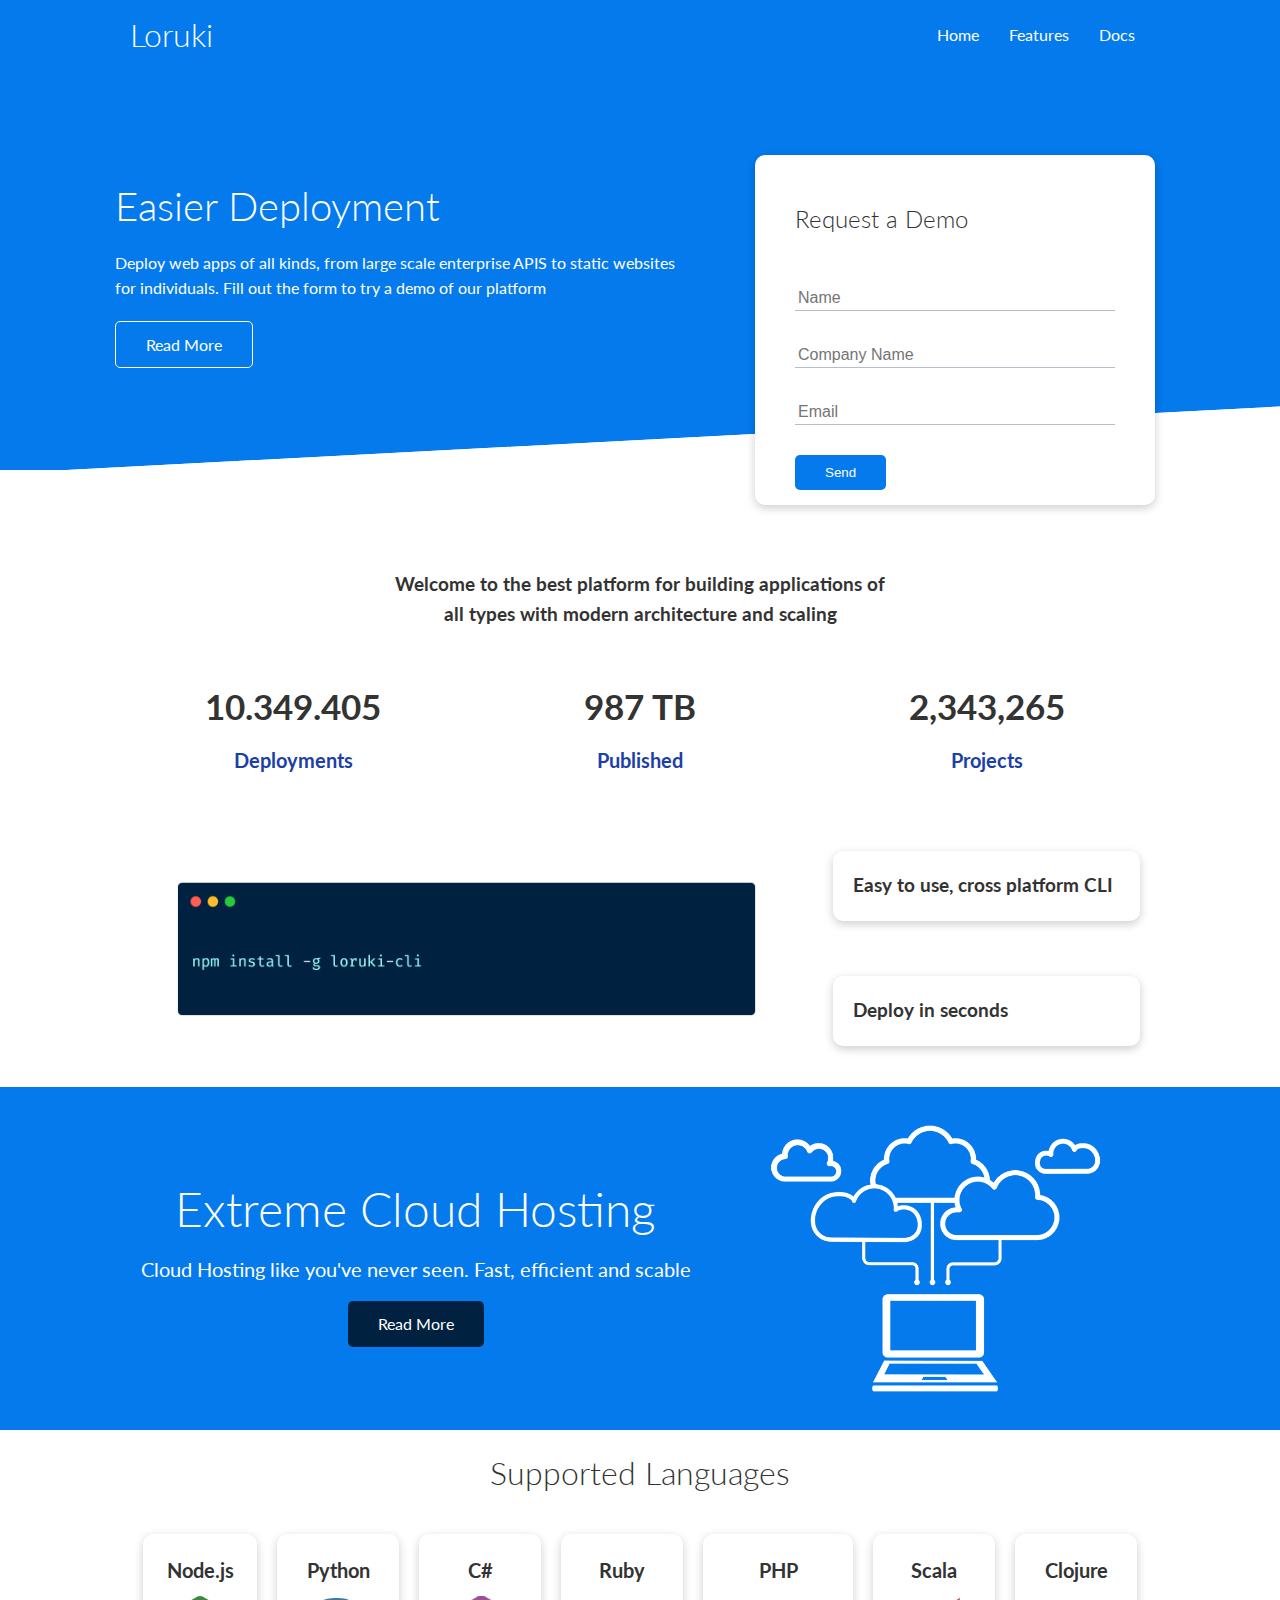
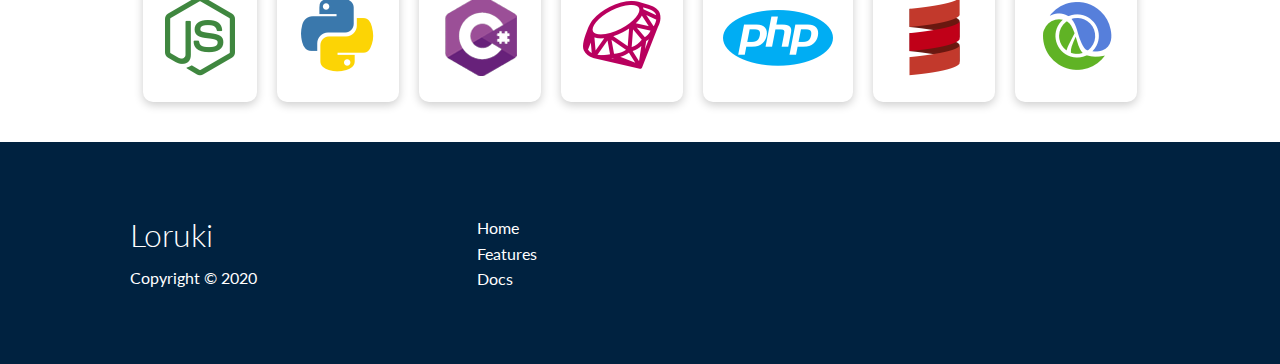
<file: index.html>
<!DOCTYPE html>
<html lang="en">
<head>
    <meta charset="UTF-8">
    <meta name="viewport" content="width=device-width, initial-scale=1.0">
    <link rel="stylesheet" href="https://cdnjs.cloudflare.com/ajax/libs/font-awesome/5.15.1/css/all.min.css"
        integrity="sha512-+4zCK9k+qNFUR5X+cKL9EIR+ZOhtIloNl9GIKS57V1MyNsYpYcUrUeQc9vNfzsWfV28IaLL3i96P9sdNyeRssA=="
        crossorigin="anonymous" />
    <link rel="stylesheet" href="css/utilities.css">
    <link rel="stylesheet" href="css/style.css">
    <title>Loruki | Cloud Hosting For Everyone</title>
</head>
<body>
    <!--NavBar-->
    <div class="navbar">
        <div class="container flex">
            <h1 class="logo">Loruki</h1>
            <nav>
                <ul>
                    <li><a href="index.html">Home</a></li>
                    <li><a href="features.html">Features</a></li>
                    <li><a href="docs.html">Docs</a></li>
                </ul>
            </nav>
        </div>
    </div>

    <!--Showcase-->
    <section class="showcase">
        <div class="container grid">
            <div class="showcase-text">
                <h1>Easier Deployment</h1>
                <p>Deploy web apps of all kinds, from large scale enterprise APIS to static websites for individuals. Fill out the form to try a demo of our platform</p>
                <a href="features.html" class="btn btn-outline">Read More</a>
            </div>

            <div class="showcase-form card">
                <h2>Request a Demo</h2>
                <form name="contact" method="POST" netlify-honeypot="bot-field" data-netlify="true">
                    <input type="hidden" name="form-name" value="contact">
                    <p class="hidden">
                        <label>Don’t fill this out if you're human: <input name="bot-field" /></label>
                    </p>
                    <div class="form-control">
                        <input type="text" name="name" placeholder="Name" required>
                    </div>
                    <div class="form-control">
                        <input type="text" name="company" placeholder="Company Name" required>
                    </div>
                    <div class="form-control">
                        <input type="text" name="email" placeholder="Email" required>
                    </div>
                        <input type="submit" value="Send" class="btn btn-primary">
                    </div> 
                </form>
            </div>
        </div>
    </section>

    <!--Stats-->
    <section class="stats">
        <div class="container">
            <h3 class="stats-heading text-center my-1">
                Welcome to the best platform for building applications of all types with modern architecture and scaling
            </h3>

            <div class="grid grid-3 text-center my-4">
                <div>
                    <i class="fas fa-server fa-3x"></i>
                    <h3>10.349.405</h3>
                    <p class="text-secondary">Deployments</p>
                </div>
                <div><i class="fas fa-server fa-3x"></i>
                <h3>987 TB</h3>
                <p class="text-secondary">Published</p></div>
                <div><i class="fas fa-server fa-3x"></i>
                <h3>2,343,265</h3>
                <p class="text-secondary">Projects</p></div>
            </div>
        </div>
    </section>

    <!--CLI-->
    <section class="cli">
        <div class="container grid">
            <img src="images/cli.png" alt="">
            <div class="card">
                <h3>Easy to use, cross platform CLI</h3>
            </div>
            <div class="card">
              <h3>Deploy in seconds</h3>  
            </div>
        </div>
    </section>

    <!--Cloud-->
    <section class="cloud bg-primary my-2 py-2 ">
        <div class="container grid">
            <div class="text-center">
                <h2 class="lg">Extreme Cloud Hosting</h2>
                <p class="lead my-1">Cloud Hosting like you've never seen. Fast, efficient and scable</p>
                <a href="features.html" class="btn btn-dark">Read More</a>
            </div>
            <img src="images/cloud.png" alt="">
        </div>
    </section>

    <!--Languages-->
    <section class="languages">
        <h2 class="md text-center my-2">
            Supported Languages
        </h2>
        <div class="container flex">
            <div class="card">
                <h4>Node.js</h4>
                <img src="images/logos/node.png" alt="">
            </div>
            <div class="card">
                <h4>Python</h4>
                <img src="images/logos/python.png" alt="">
            </div>
            <div class="card">
                <h4>C#</h4>
                <img src="images/logos/csharp.png" alt="">
            </div>
            <div class="card">
                <h4>Ruby</h4>
                <img src="images/logos/ruby.png" alt="">
            </div>
            <div class="card">
                <h4>PHP</h4>
                <img src="images/logos/php.png" alt="">
            </div>
            <div class="card">
                <h4>Scala</h4>
                <img src="images/logos/scala.png" alt="">
            </div>
            <div class="card">
                <h4>Clojure</h4>
                <img src="images/logos/clojure.png" alt="">
            </div>

        </div>
        </div>
    </section>

    <!--Footer-->
    <footer class="footer bg-dark py-5">
        <div class="container grid grid-3">
            <div>
                <h1>Loruki
                </h1>
                <p>Copyright &copy; 2020</p>
            </div>
            <nav>
                <ul>
                    <li><a href="index.html">Home</a></li>
                    <li><a href="features.html">Features</a></li>
                    <li><a href="docs.html"></a>Docs</li>
                </ul>
            </nav>
            <div class="social">
                <a href="#"><i class="fab fa-github fa-2x"></i></a>
                <a href="#"><i class="fab fa-facebook fa-2x"></i></a>
                <a href="#"><i class="fab fa-instagram fa-2x"></i></a>
                <a href="#"><i class="fab fa-twitter fa-2x"></i></a>
            </div>     
        </div>
    </footer>
</body>
</html>
</file>
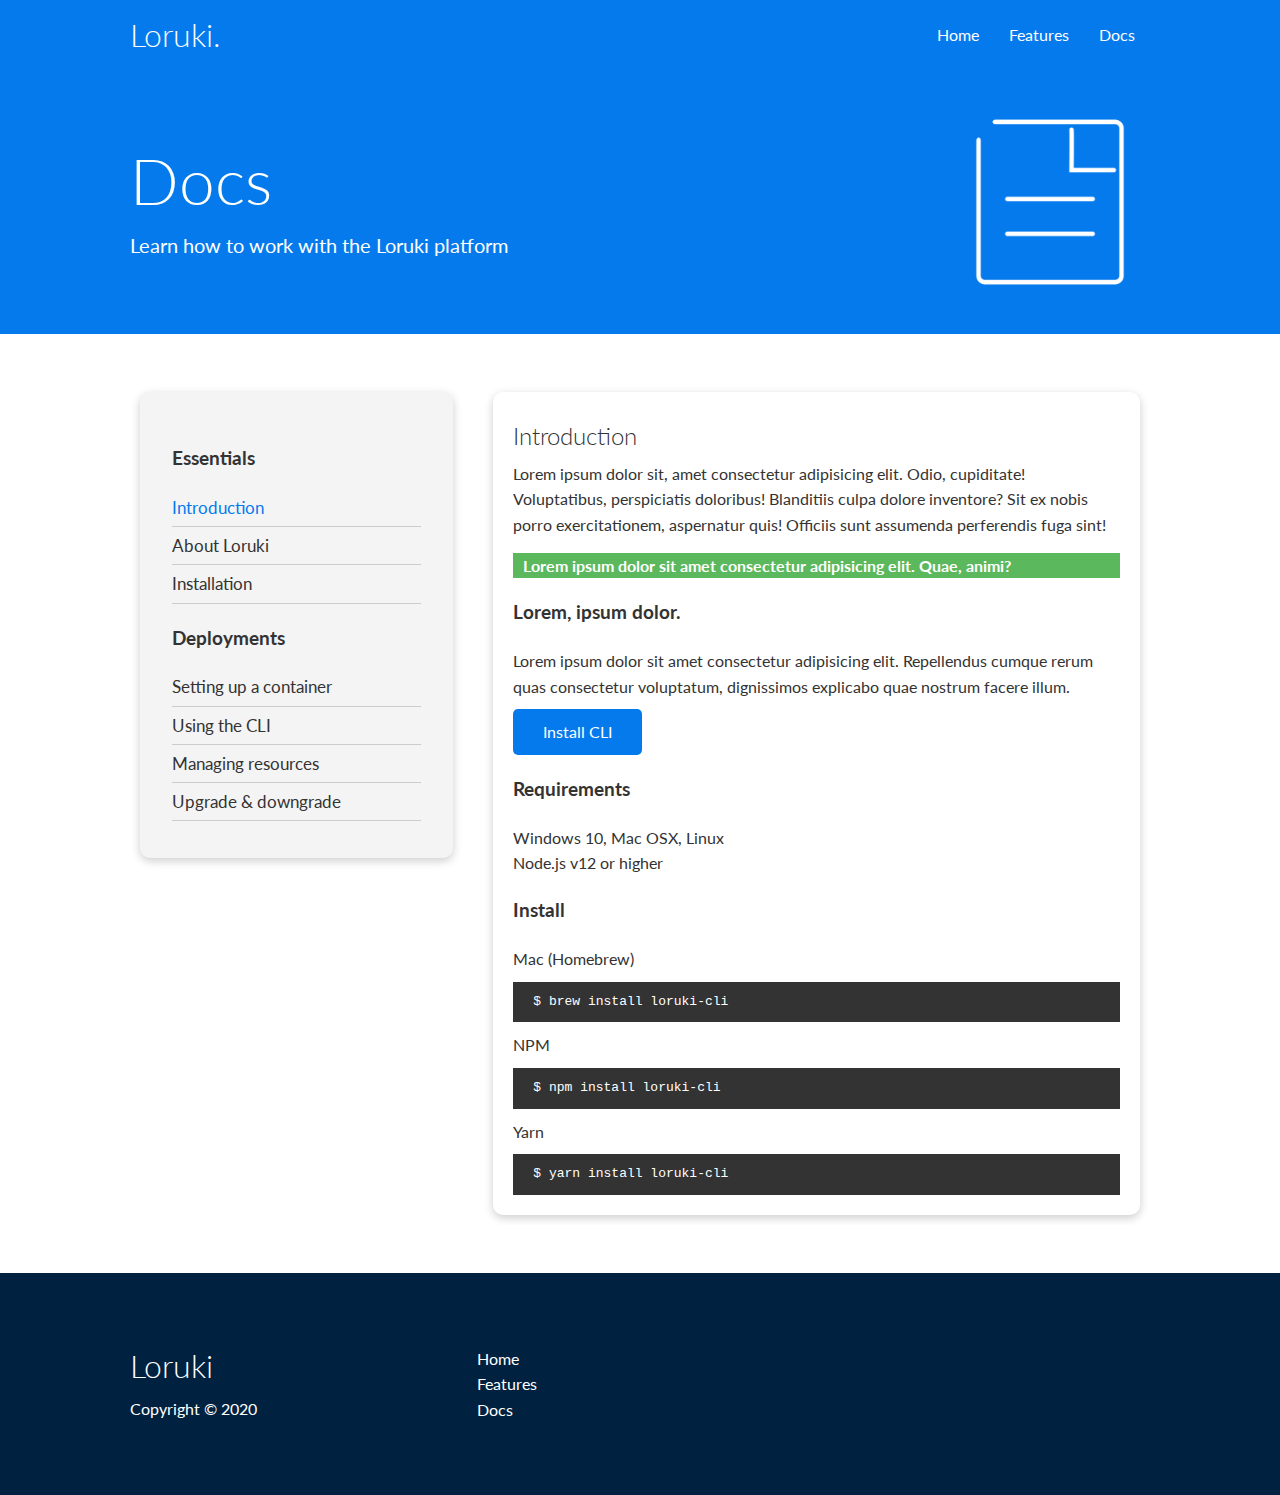
<file: docs.html>
<!DOCTYPE html>
<html lang="en">

<head>
    <meta charset="UTF-8">
    <meta name="viewport" content="width=device-width, initial-scale=1.0">
    <link rel="stylesheet" href="https://cdnjs.cloudflare.com/ajax/libs/font-awesome/5.15.1/css/all.min.css"
        integrity="sha512-+4zCK9k+qNFUR5X+cKL9EIR+ZOhtIloNl9GIKS57V1MyNsYpYcUrUeQc9vNfzsWfV28IaLL3i96P9sdNyeRssA=="
        crossorigin="anonymous" />
    <link rel="stylesheet" href="css/utilities.css">
    <link rel="stylesheet" href="css/style.css">
    <title>Loruki | Cloud Hosting For Everyone</title>
</head>

<body>
    <!-- Navbar -->
    <div class="navbar">
        <div class="container flex">
            <h1 class="logo">Loruki.</h1>
            <nav>
                <ul>
                    <li><a href="index.html">Home</a></li>
                    <li><a href="features.html">Features</a></li>
                    <li><a href="docs.html">Docs</a></li>
                </ul>
            </nav>
        </div>
    </div>

    <!-- Head -->
    <section class="docs-head bg-primary py-3">
        <div class="container grid">
            <div>
                <h1 class="xl">Docs</h1>
                <p class="lead">
                    Learn how to work with the Loruki platform
                </p>
            </div>
            <img src="images/docs.png" alt="">
        </div>
    </section>

    <!--Docs main-->
    <section class="docs-main my-4">
        <div class="container grid">
            <div class="card bg-light p-3">
                <h3 class="my-2">
                    Essentials
                </h3>
                <nav>
                    <ul>
                        <li><a href="#" class="text-primary">Introduction</a></li>
                        <li><a href="#">About Loruki</a></li>
                        <li><a href="#">Installation</a></li>
                    </ul>
                </nav>

                <h3 class="my-2">
                    Deployments
                </h3>
                <nav>
                    <ul>
                    <li><a href="#">Setting up a container</a></li>
                    <li><a href="#">Using the CLI</a></li>
                    <li><a href="#">Managing resources</a></li>
                    <li><a href="#">Upgrade & downgrade</a></li>
                    </ul>
                </nav>
            </div>

            <div class="card">
                <h2>Introduction</h2>
                <p>Lorem ipsum dolor sit, amet consectetur adipisicing elit. Odio, cupiditate! Voluptatibus, perspiciatis doloribus! Blanditiis culpa dolore inventore? Sit ex nobis porro exercitationem, aspernatur quis! Officiis sunt assumenda perferendis fuga sint!</p>

                <div class="alert alert-success">
                    <i class="fas fa-info"></i> Lorem ipsum dolor sit amet consectetur adipisicing elit. Quae, animi?
                </div>
                
                <h3>Lorem, ipsum dolor.</h3>
                <p>Lorem ipsum dolor sit amet consectetur adipisicing elit. Repellendus cumque rerum quas consectetur voluptatum, dignissimos explicabo quae nostrum facere illum.</p>
                <a href="#" class="btn btn-primary">Install CLI</a>

                <h3>Requirements</h3>
                <ul>
                    <li>Windows 10, Mac OSX, Linux</li>
                    <li>Node.js v12 or higher</li>
                </ul>

                <h3>Install</h3>
                <p>Mac (Homebrew)</p>
                <pre><code>$ brew install loruki-cli</code></pre>
                <p>NPM</p>
                <pre><code>$ npm install loruki-cli</code></pre>
                <p>Yarn</p>
                <pre><code>$ yarn install loruki-cli</code></pre>

            </div>

        </div>
    </section>



    <!-- Footer -->
    <footer class="footer bg-dark py-5">
        <div class="container grid grid-3">
            <div>
                <h1>Loruki
                </h1>
                <p>Copyright &copy; 2020</p>
            </div>
            <nav>
                <ul>
                    <li><a href="index.html">Home</a></li>
                    <li><a href="features.html">Features</a></li>
                    <li><a href="docs.html">Docs</a></li>
                </ul>
            </nav>
            <div class="social">
                <a href="#"><i class="fab fa-github fa-2x"></i></a>
                <a href="#"><i class="fab fa-facebook fa-2x"></i></a>
                <a href="#"><i class="fab fa-instagram fa-2x"></i></a>
                <a href="#"><i class="fab fa-twitter fa-2x"></i></a>
            </div>
        </div>
    </footer>
    </body>
    
    </html>
</file>
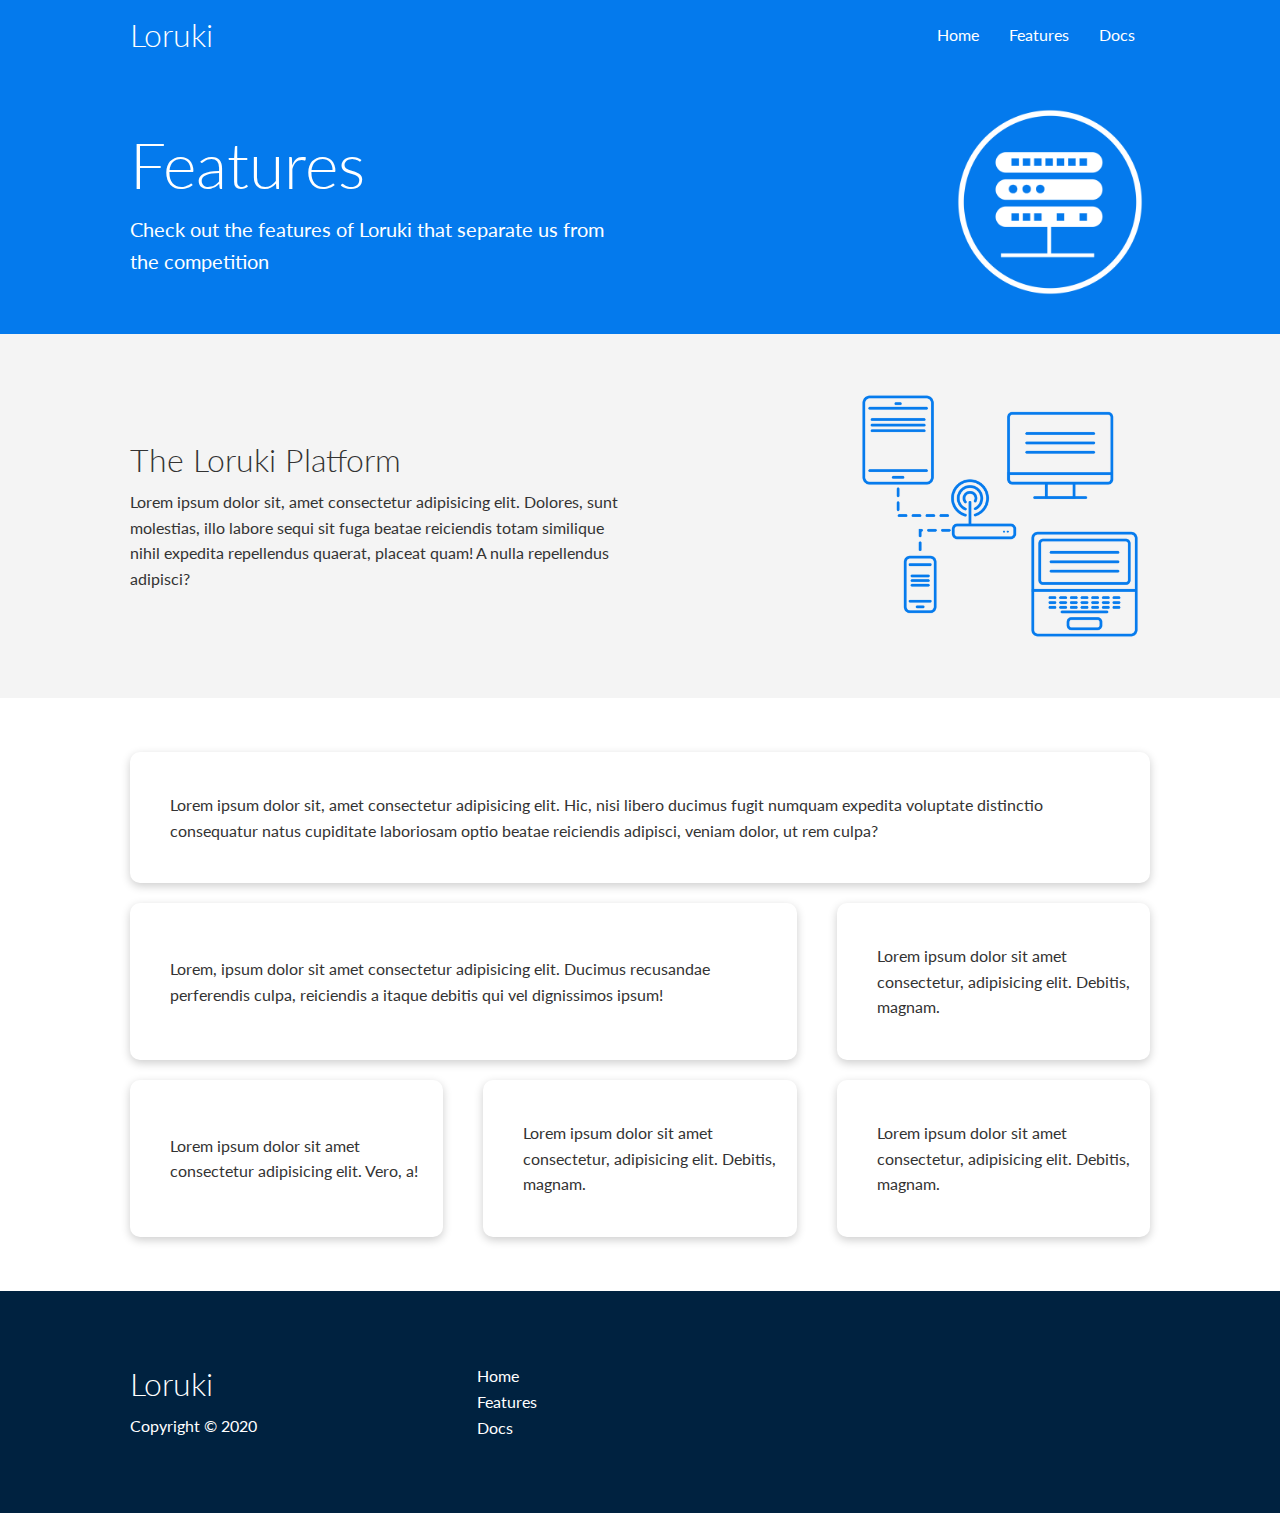
<file: features.html>
<!DOCTYPE html>
<html lang="en">

<head>
    <meta charset="UTF-8">
    <meta name="viewport" content="width=device-width, initial-scale=1.0">
    <link rel="stylesheet" href="https://cdnjs.cloudflare.com/ajax/libs/font-awesome/5.15.1/css/all.min.css"
        integrity="sha512-+4zCK9k+qNFUR5X+cKL9EIR+ZOhtIloNl9GIKS57V1MyNsYpYcUrUeQc9vNfzsWfV28IaLL3i96P9sdNyeRssA=="
        crossorigin="anonymous" />
    <link rel="stylesheet" href="css/utilities.css">
    <link rel="stylesheet" href="css/style.css">
    <title>Loruki | Cloud Hosting For Everyone</title>
</head>

<body>
    <!--NavBar-->
    <div class="navbar">
        <div class="container flex">
            <h1 class="logo">Loruki</h1>
            <nav>
                <ul>
                    <li><a href="index.html">Home</a></li>
                    <li><a href="features.html">Features</a></li>
                    <li><a href="docs.html">Docs</a></li>
                </ul>
            </nav>
        </div>
    </div>

    <!-- Head -->
    <section class="features-head bg-primary py-3">
        <div class="container grid">
            <div>
                <h1 class="xl">Features</h1>
                <p class="lead">
                    Check out the features of Loruki that separate us from the competition
                </p>
            </div>
            <img src="images/server.png" alt="">
        </div>
    </section>

    <!-- Sub head -->
   <section class="features-sub-head bg-light py-3">
        <div class="container grid">
            <div>
                <h1 class="md">The Loruki Platform</h1>
                <p> 
                    Lorem ipsum dolor sit, amet consectetur adipisicing elit. Dolores, sunt molestias, illo labore sequi sit fuga beatae reiciendis totam similique nihil expedita repellendus quaerat, placeat quam! A nulla repellendus adipisci?
                </p>
            </div>
             <img src="images/server2.png" alt="">
        </div>
   </section>


   <section class="features-main my-2">
       <div class="container grid grid-3">
           <div class="card flex">
               <i class="fas fa-server fa-3x"></i>
               <p>Lorem ipsum dolor sit, amet consectetur adipisicing elit. Hic, nisi libero ducimus fugit numquam expedita voluptate distinctio consequatur natus cupiditate laboriosam optio beatae reiciendis adipisci, veniam dolor, ut rem culpa?</p>
           </div>
        <div class="card flex">
            <i class="fas fa-network-wired fa-3x"></i>
            <p>
                Lorem, ipsum dolor sit amet consectetur adipisicing elit. Ducimus
                recusandae perferendis culpa, reiciendis a itaque debitis qui vel
                dignissimos ipsum!
            </p>
        </div>
        <div class="card flex">
            <i class="fas fa-laptop-code fa-3x"></i>
            <p>
                Lorem ipsum dolor sit amet consectetur, adipisicing elit. Debitis,
                magnam.
            </p>
        </div>
        <div class="card flex">
            <i class="fas fa-database fa-3x"></i>
            <p>
                Lorem ipsum dolor sit amet consectetur adipisicing elit. Vero, a!
            </p>
        </div>
        <div class="card flex">
            <i class="fas fa-power-off fa-3x"></i>
            <p>
                Lorem ipsum dolor sit amet consectetur, adipisicing elit. Debitis,
                magnam.
            </p>
        </div>
        <div class="card flex">
            <i class="fas fa-upload fa-3x"></i>
            <p>
                Lorem ipsum dolor sit amet consectetur, adipisicing elit. Debitis,
                magnam.
            </p>
        </div>
       </div>
   </section>
   
    <!--Footer-->
    <footer class="footer bg-dark py-5">
        <div class="container grid grid-3">
            <div>
                <h1>Loruki
                </h1>
                <p>Copyright &copy; 2020</p>
            </div>
            <nav>
                <ul>
                    <li><a href="index.html">Home</a></li>
                    <li><a href="features.html">Features</a></li>
                    <li><a href="docs.html"></a>Docs</li>
                </ul>
            </nav>
            <div class="social">
                <a href="#"><i class="fab fa-github fa-2x"></i></a>
                <a href="#"><i class="fab fa-facebook fa-2x"></i></a>
                <a href="#"><i class="fab fa-instagram fa-2x"></i></a>
                <a href="#"><i class="fab fa-twitter fa-2x"></i></a>
            </div>
        </div>
    </footer>
</body>

</html>
</file>
<file: css/utilities.css>
.container {
    max-width: 1100px;
    margin: 0px auto;
    overflow: auto;
    padding: 0 40px;
}

.card {
    background-color: #fff;
    color: #333;
    border-radius: 10px;
    box-shadow: 0 3px 10px rgba(0, 0, 0, 0.2);
    padding: 20px;
    margin: 10px;
}

.btn {
    display: inline-block;
    padding: 10px 30px;
    cursor: pointer;
    background-color: var(--primary-color);
    color: #fff;
    border: none;
    border-radius: 5px;
}

.btn-outline {
    background-color: transparent;
    border: 1px #fff solid;
}

.btn:hover {
    transform: scale(.98);
}

/* Background & Button Colors */

.bg-primary, .btn-primary {
    background-color: var(--primary-color);
    color: #fff;
}

.bg-secondary, .btn-secondary {
    background-color: var(--secondary-color);
    color: #fff;
}

.bg-dark, .btn-dark {
    background-color: var(--dark-color);
    color: #fff;
}

.bg-light, .btn-light {
    background-color: var(--light-color);
    color: #333;
}

.bg-primary a, .btn-primary a,
.bg-secondary a, .btn-secondary a,
.bg-dark a, .btn-dark a {
    color: #fff;
}

/* Text Sizes */
.lead {
    font-size: 20px;
}

.sm {
    font-size: 1rem;
}

.md {
    font-size: 2rem;
}

.lg {
    font-size: 3rem;
}

.xl {
    font-size: 4rem;
}



.text-center {
    text-align: center;
}

/* Text Colors */


.text-primary {
    color: var(--primary-color);

}

.text-secondary {
    color: var(--secondary-color);

}

.text-dark {
    color: var(--dark-color);

}

.text-light {
    color: var(--light-color);

}


/* Alert */
.alert {
    background-color: var(--light-color);
    padding: 10 px 20px;
    font-weight: bold;
    margin: 15px 0;
}

.alert i {
    margin-right: 10px;
}

.alert-success {
    background-color: var(--success-color);
    color: #fff;

}

.alert-error {
    background-color: var(--error-color);
    color: #fff;
}
.flex {
    display: flex;
    justify-content: center;
    align-items: center;
    height: 100%;
}

.grid {
    display: grid;  /* Makes Grids*/
    grid-template-columns: repeat(2, 1fr); /*-- Each "div" is a Grid Item--*/
    gap: 20px;
    justify-content: center;
    align-items: center;
    height: 100%;
}

.grid-3 {
    grid-template-columns: repeat(3, 1fr);

}


.my-1 {
    margin: 1rem 0;
}

.my-2 {
    margin: 1.5rem 0;
}

.my-3 {
    margin: 2rem 0;
}

.my-4 {
    margin: 3rem 0;
}

.my-5 {
    margin: 4rem 0;
}


.m-1 {
    margin: 1rem;
}

.m-2 {
    margin: 1.5rem;
}

.m-3 {
    margin: 2rem;
}

.m-4 {
    margin: 3rem;
}

.m-5 {
    margin: 4rem;
}

/* Padding */

.py-1 {
    padding: 1rem 0;
}

.py-2 {
    padding: 1.5rem 0;
}

.py-3 {
    padding: 2rem 0;
}

.py-4 {
    padding: 3rem 0;
}

.py-5 {
    padding: 4rem 0;
}

.p-1 {
    padding: 1rem;
}


.p-2 {
    padding: 1.5rem;
}


.p-3 {
    padding: 2rem;
}


.p-4 {
    padding: 3rem;
}


.p-5 {
    padding: 4rem;
}
</file>
<file: css/style.css>
@import url('https://fonts.googleapis.com/css2?family=Lato:wght@300&display=swap');

:root { 
    --primary-color: #047aed;
    --secondary-color: #1c3fa8;
    --dark-color: #002240;
    --light-color: #f4f4f4;
    --success-color: #5cb85c;
    --error-color: #d9534f;
}


* {
    box-sizing: border-box;
    padding: 0;
    margin: 0;    
} 

body{
    font-family: 'Lato', sans-serif;
    color: #333;
    line-height: 1.6;
}

ul {
    list-style-type: none;
}

a {
    text-decoration: none;
    color: #333;
}

h1, h2 {
    font-weight: 300;
    line-height: 1.2;
    margin:10px 0;
}

p {
    margin: 10px 0;
}

img {
    width: 100%;
}

code, pre {
    background: #333;
    color: #fff;
    padding: 10px;
}

.hidden {
    visibility: hidden;
    height: 0;
}

 /* Navbar Styling */
.navbar {
    background-color: var(--primary-color) ;
    color: #fff;
    height: 70px;
}

.navbar ul {
    display: flex;
}

.navbar a {
    color: #fff;
    padding: 10px;
    margin: 0 5px;
}

.navbar a:hover {
    background-color: var(--primary-color);
    border-bottom: 2px #fff solid;
}

.navbar .flex {
    justify-content: space-between;
}

/* Showcase */
.showcase {
    height: 400px;
    background-color: #047aed;
    color: #fff;
    position: relative;
}

.showcase h1 {
    font-size: 40px;
}

.showcase p {
    margin: 20px 0;
}

.showcase .grid {
    grid-template-columns: 55% 45% ;
    gap: 30px;
    overflow: visible;
}

.showcase-text {
    animation: slideInFromLeft 1s ease-in;
}

.showcase-form {
    position: relative;
    top: 60px;
    height: 350px;
    width: 400px;
    padding: 40px;
    z-index: 100;
    justify-self: right;
    animation: slideInFromRight 1s ease-in;
}
.showcase-form .form-control {
    margin: 30px 0;
}

.showcase-form input[type='text'],
.showcase-form input[type='email'] {    /*Targets form inputs and not the btn */
    border: 0;
    border-bottom: 1px solid #b4becb;
    width: 100%;
    padding: 3px;
    font-size: 16px;
}

.showcase-form input:focus {
    outline: none;
}

.showcase::before,
.showcase::after {
    content:'';
    position: absolute;
    height: 100px;
    bottom: -70px;
    right: 0;
    left: 0;
    background: #fff;
    transform: skewY(-3deg);
    -webkit-transform: skewY(-3deg);
    -moz-transform: skewY(-3deg);
    -ms-transform: skewY(-3deg);
}

/* Stats */
.stats {
    padding-top: 100px;
    animation: slideInFromBottom 1s ease-in;
}

.stats-heading {
    max-width: 500px;
    margin: auto;
}

.stats .grid h3 {
    font-size: 35px;
}

.stats .grid p {
    font-size: 20px;
    font-weight: bold;
}

/* CLI */
.cli .grid {
    grid-template-columns: repeat(3, 1fr);
    grid-template-rows: repeat(2, 1fr);
}

.cli .grid > *:first-child {
    grid-column: 1 / span 2;
    grid-row: 1 / span 2;
}

/* Cloud */
.cloud .grid {
    grid-template-columns: 4fr 3fr;
}

/* Languages */
.languages .flex {
    flex-wrap: wrap;
}
.languages .card {
    text-align: center;
    margin: 18px 10px 40px;
    transition: transform 0.2s ease-in;
}

.languages .card h4 {
    font-size: 20px;
    margin-bottom: 10px;
}

.languages .card:hover {
    transform: translateY(-15px);
}

/* Features */
.features-head img, .docs-head img {
    width: 200px;
    justify-self: flex-end;
}

.features-sub-head img{
    width: 300px;
    justify-self: flex-end;
}

.features-main .card > i {
    margin-right: 20px;
}

.features-main .grid {
    padding: 30px;
}

.features-main .grid > *:first-child {
    grid-column: 1 / span 3;
}
.features-main .grid > *:nth-child(2) {
    grid-column: 1 / span 2;
}

/* Docs */
.docs-main h3 {
    margin: 20px 0;
}

.docs-main .grid {
    grid-template-columns: 1fr 2fr;
    align-items: flex-start;
}

.docs-main nav li {
    font-size: 17px;
    padding-bottom: 5px;
    margin-bottom: 5px;
    border-bottom: 1px #ccc solid;
}

/* Footer */
.footer .social a {
    margin: 0 10px;
}

/* Animations */
@keyframes slideInFromLeft {
    0% {
        transform: translateX(-100%);
    }

    100% {
        transform: translateX(0);
    }
}
@keyframes slideInFromRight {
    0% {
        transform: translateX(-100%);
    }

    100% {
        transform: translateX(0);
    }
}

@keyframes slideInFromTop {
    0% {
        transform: translateY(-100%);
    }

    100% {
        transform: translateX(0);
    }
}
@keyframes slideInFromBottom {
    0% {
        transform: translateY(100%);
    }

    100% {
        transform: translateX(0);
    }
}

/* Tablets and under */
@media(max-width: 768px) {
    .grid,
    .showcase .grid,
    .stats .grid,
    .cli .grid,
    .features-main .grid,
    .docs-main .grid {
        grid-template-columns: 1fr;
        grid-template-rows: 1fr;
    }

    .showcase {
        height: auto;
    }

    .showcase-text {
        text-align: center;
        margin-top: 40px;
        animation: slideInFromTop 1s ease-in;

    }

    .showcase-form {
        justify-self: center;
        margin: auto;
        animation: slideInFromBottom 1s ease-in;
    }

    .cli .grid > *:first-child {
    grid-column: 1;
    grid-row: 1;
}

    .features-head,
    .features-sub-head,
    .docs-head img {
        text-align: center;
    }

    .features-head img,
    .features-sub-head img,
    .docs-head img {
        justify-self: center;
    }

    .features-main .grid > *:first-child,
    .features-main .grid > *:nth-child(2) {
        grid-column: 1;
    }




}

/* Mobile */
@media (max-width: 500px) {
    .navbar {
        height: 110px;
    }

    .navbar .flex{
        flex-direction: column;
    }

    .navbar ul {
        padding: 10px;
        background-color: rgba(0, 0, 0, 0.1);
    }
}
</file>
